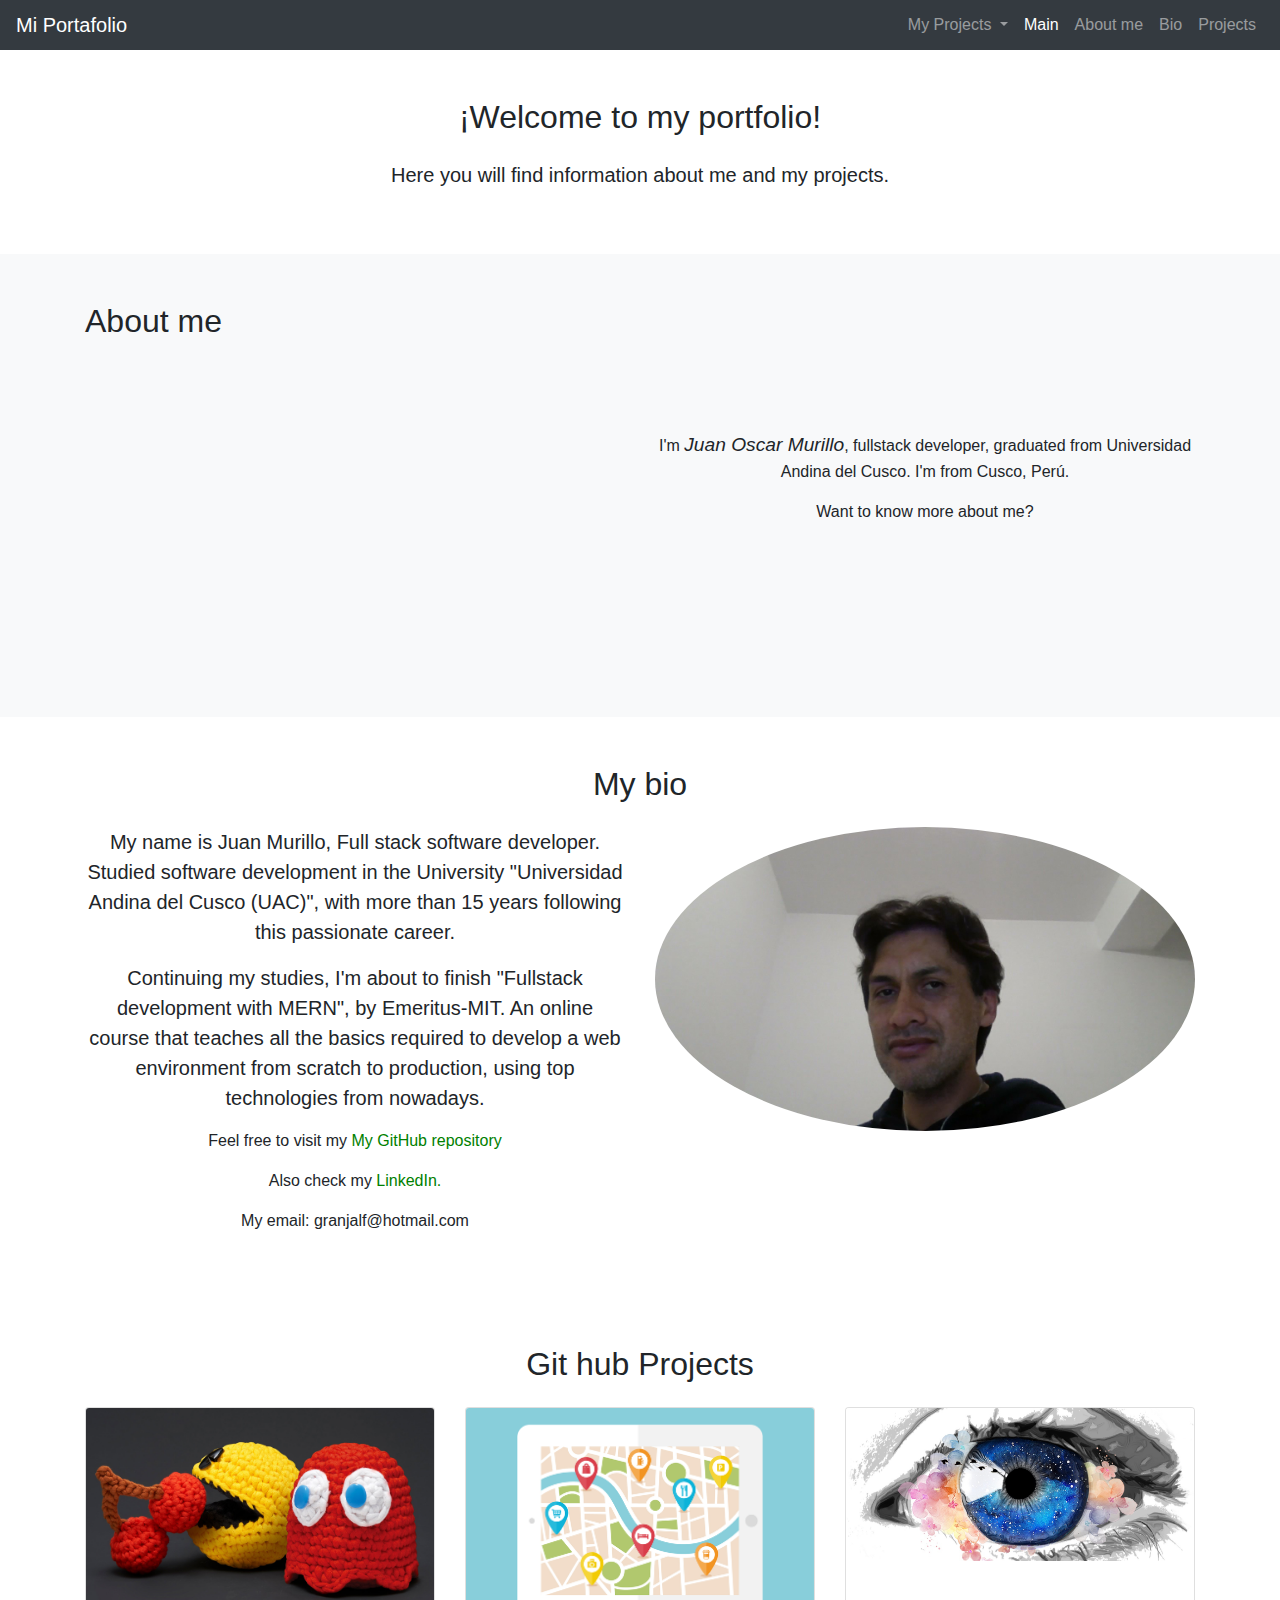
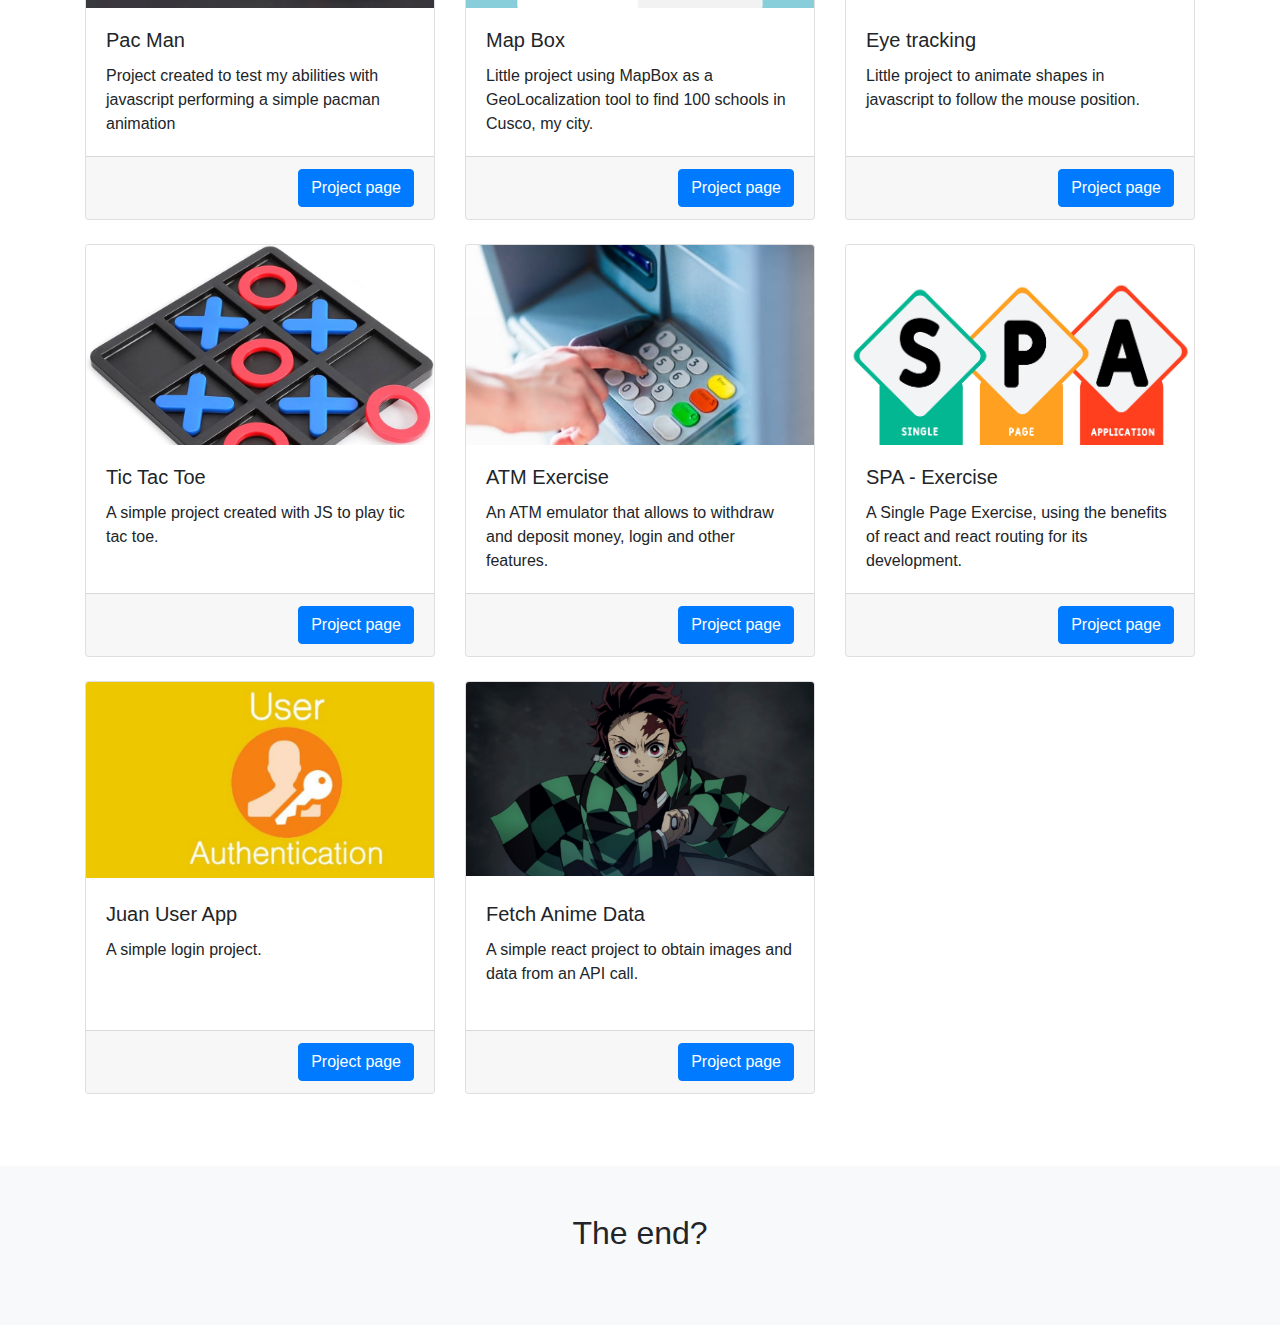
<file: index.html>
<!DOCTYPE html>
<html lang="es">
<head>
  <meta charset="UTF-8">
  <meta name="viewport" content="width=device-width, initial-scale=1.0">
  <title>Portafolio</title>
  <!-- Bootstrap CSS -->
  <link href="https://stackpath.bootstrapcdn.com/bootstrap/4.5.2/css/bootstrap.min.css" rel="stylesheet">
  <!-- Tu archivo de CSS personalizado -->
  <link href="styles.css" rel="stylesheet">
</head>
<body>

<!-- Navbar -->
<nav class="navbar navbar-expand-lg navbar-dark bg-dark">
  <a class="navbar-brand" href="#">Mi Portafolio</a>
  <button class="navbar-toggler" type="button" data-toggle="collapse" data-target="#navbarNav" aria-controls="navbarNav" aria-expanded="false" aria-label="Toggle navigation">
    <span class="navbar-toggler-icon"></span>
  </button>
  <div class="collapse navbar-collapse" id="navbarNav">
    <ul class="navbar-nav ml-auto">
      <li class="nav-item dropdown">
        <a class="nav-link dropdown-toggle" href="#" id="navbarDropdownMenuLink" role="button" data-toggle="dropdown" aria-haspopup="true" aria-expanded="false">
          My Projects
        </a>
        <div class="dropdown-menu" aria-labelledby="navbarDropdownMenuLink">
          <!-- Dropdown links for projects -->
          <a class="dropdown-item" href="pacman.html">Pac man</a>
          <a class="dropdown-item" href="mapbox.html">Map box</a>
          <a class="dropdown-item" href="eyes.html">Eye tracking</a>
          <a class="dropdown-item" href="tictactoe.html">Tic tac toe</a>
          <a class="dropdown-item" href="atm.html">ATM Exeercise</a>
          <a class="dropdown-item" href="spa-example.html">SPA Exercise</a>
          <a class="dropdown-item" href="juan-user-app.html">Juan User App</a>
          <a class="dropdown-item" href="fetch-anime-data.html">Fetch anime data</a>
          <!-- Add more dropdown items for other projects -->
        </div>
      </li>
      <li class="nav-item active">
        <a class="nav-link" href="#inicio">Main</a>
      </li>
      <li class="nav-item">
        <a class="nav-link" href="#sobre-mi">About me</a>
      </li>
      <li class="nav-item">
        <a class="nav-link" href="#bio">Bio</a>
      </li>
      <li class="nav-item">
        <a class="nav-link" href="#proyectos">Projects</a>
      </li>
    </ul>
  </div>
</nav>

<!-- Inicio -->
<section id="inicio" class="py-5 text-center">
  <div class="container">
    <h2 class="mb-4">¡Welcome to my portfolio!</h2>
    <p class="lead">Here you will find information about me and my projects.</p>
  </div>
</section>

<!-- Sobre Mí -->
<section id="sobre-mi" class="py-5 bg-light">
    <div class="container">
      <div class="row">
        <!-- Columna izquierda: Video embebido de YouTube -->
        <div class="col-md-6">
          <h2 class="mb-4">About me</h2>
          <!-- Inserta aquí el código de tu video embebido de YouTube -->
          <div class="embed-responsive embed-responsive-16by9">
            <iframe class="embed-responsive-item" src="https://www.youtube.com/embed/mHVFKOiVXjw" frameborder="0" allowfullscreen></iframe>
          </div>
        </div>
        <!-- Columna derecha: Información personal -->
        <div class="col-md-6 align-self-center">
            <p class="text-center">I'm <span style="font-size: 1.2em;"><em>Juan Oscar Murillo</em></span>, fullstack developer, graduated from Universidad Andina del Cusco. I'm from Cusco, Perú.</p>
          <p class="text-center">Want to know more about me?</p>
          <!-- Enlaces a tus redes sociales -->
        </div>
      </div>
    </div>
  </section>

<!-- Bio -->
<section id="bio" class="py-5 text-center">
    <div class="container">
      <h2 class="mb-4">My bio</h2>
      <div class="row">
        <!-- Right column for the bio text -->
        <div class="col-md-6">
          <p class="lead">My name is Juan Murillo, Full stack software developer. Studied software development in the University "Universidad Andina del Cusco (UAC)", with more than 15 years following this passionate career.</p>
          <p class="lead">Continuing my studies, I'm about to finish "Fullstack development with MERN", by Emeritus-MIT. An online course that teaches all the basics required to develop a web environment from scratch to production, using top technologies from nowadays.</p>
          <p>Feel free to visit my <a href="https://www.github.com/granjalf">My GitHub repository</a></p>
          <p>Also check my <a href="https://www.linkedin.com/in/juan-oscar-murillo-nu%C3%B1ez-del-prado/">LinkedIn.</a></p>
          <p>My email: granjalf@hotmail.com</p>
        </div>
        <!-- Left column for the picture -->
        <div class="col-md-6 mb-4">
            <div class="circle-container">
                <img src="./images/photo.jpg" class="img-fluid" alt="My Picture">
            </div>
          </div>
      </div>
    </div>
  </section>

<!-- Proyectos -->
<section id="proyectos" class="py-5">
  <div class="container">
    <h2 class="text-center mb-4">Git hub Projects</h2>
    <div class="row">
    <!--Pacman-->
      <div class="col-md-4 mb-4">
        <div class="card">
          <div class="img-container">
            <img src="./images/Pac-Man-Cover.png" class="card-img-top img-fluid" alt="Pacman">
          </div>
          <!-- Contenido de la tarjeta -->
          <div class="card-body">
            <h5 class="card-title">Pac Man</h5>
            <p class="card-text">Project created to test my abilities with javascript performing a simple pacman animation</p>
          </div>
          <!-- Pie de la tarjeta -->
          <div class="card-footer text-right">
            <a href="pacman.html" class="btn btn-primary">Project page</a>
          </div>
        </div>
      </div>
    <!--MapBox-->
      <div class="col-md-4 mb-4">
        <div class="card">
          <div class="img-container">
            <img src="./images/geolocation-feature.png" class="card-img-top img-fluid" alt="MapBox">
          </div>
          <!-- Contenido de la tarjeta -->
          <div class="card-body">
            <h5 class="card-title">Map Box</h5>
            <p class="card-text">Little project using MapBox as a GeoLocalization tool to find 100 schools in Cusco, my city.</p>
          </div>
          <!-- Pie de la tarjeta -->
          <div class="card-footer text-right">
            <a href="mapbox.html" class="btn btn-primary">Project page</a>
          </div>
        </div>
      </div>

      <div class="col-md-4 mb-4">
        <div class="card">
          <div class="img-container">
            <img src="./images/eye.jpeg" class="card-img-top img-fluid" alt="EyeTracking">
          </div>
          <!-- Contenido de la tarjeta -->
          <div class="card-body">
            <h5 class="card-title">Eye tracking</h5>
            <p class="card-text">Little project to animate shapes in javascript to follow the mouse position.</p>
          </div>
          <!-- Pie de la tarjeta -->
          <div class="card-footer text-right">
            <a href="eyes.html" class="btn btn-primary">Project page</a>
          </div>
        </div>
      </div>
    </div>

    <!--fila 2-->
    <div class="row">
        <!--Pacman-->
          <div class="col-md-4 mb-4">
            <div class="card">
              <div class="img-container">
                <img src="./images/tic-tac-toe.png" class="card-img-top img-fluid" alt="Tictactoe">
              </div>
              <!-- Contenido de la tarjeta -->
              <div class="card-body">
                <h5 class="card-title">Tic Tac Toe</h5>
                <p class="card-text">A simple project created with JS to play tic tac toe.</p>
              </div>
              <!-- Pie de la tarjeta -->
              <div class="card-footer text-right">
                <a href="tictactoe.html" class="btn btn-primary">Project page</a>
              </div>
            </div>
          </div>
        <!--MapBox-->
          <div class="col-md-4 mb-4">
            <div class="card">
              <div class="img-container">
                <img src="./images/atm.png" class="card-img-top img-fluid" alt="atm">
              </div>
              <!-- Contenido de la tarjeta -->
              <div class="card-body">
                <h5 class="card-title">ATM Exercise</h5>
                <p class="card-text">An ATM emulator that allows to withdraw and deposit money, login and other features.</p>
              </div>
              <!-- Pie de la tarjeta -->
              <div class="card-footer text-right">
                <a href="atm.html" class="btn btn-primary">Project page</a>
              </div>
            </div>
          </div>
    
          <div class="col-md-4 mb-4">
            <div class="card">
              <div class="img-container">
                <img src="./images/spa-exercise.png" class="card-img-top img-fluid" alt="SinglePageApplicationExercise">
              </div>
              <!-- Contenido de la tarjeta -->
              <div class="card-body">
                <h5 class="card-title">SPA - Exercise</h5>
                <p class="card-text">A Single Page Exercise, using the benefits of react and react routing for its development.</p>
              </div>
              <!-- Pie de la tarjeta -->
              <div class="card-footer text-right">
                <a href="spa-example.html" class="btn btn-primary">Project page</a>
              </div>
            </div>
          </div>
        </div>
    
        <!--fila 3-->
    <div class="row">
        <!--Pacman-->
          <div class="col-md-4 mb-4">
            <div class="card">
              <div class="img-container">
                <img src="./images/juan-user-app.png" class="card-img-top img-fluid" alt="JuanUserApp">
              </div>
              <!-- Contenido de la tarjeta -->
              <div class="card-body">
                <h5 class="card-title">Juan User App</h5>
                <p class="card-text">A simple login project.</p>
              </div>
              <!-- Pie de la tarjeta -->
              <div class="card-footer text-right">
                <a href="juan-user-app.html" class="btn btn-primary">Project page</a>
              </div>
            </div>
          </div>
        <!--MapBox-->
          <div class="col-md-4 mb-4">
            <div class="card">
              <div class="img-container">
                <img src="./images/anime-fetch-data.png" class="card-img-top img-fluid" alt="FetchAnimeData">
              </div>
              <!-- Contenido de la tarjeta -->
              <div class="card-body">
                <h5 class="card-title">Fetch Anime Data</h5>
                <p class="card-text">A simple react project to obtain images and data from an API call.</p>
              </div>
              <!-- Pie de la tarjeta -->
              <div class="card-footer text-right">
                <a href="fetch-anime-data.html" class="btn btn-primary">Project page</a>
              </div>
            </div>
          </div>
    
        </div>
  </div>
</section>

<!-- Contacto -->
<section id="contacto" class="py-5 bg-light">
  <div class="container">
    <h2 class="text-center mb-4">The end?</h2>
    <div class="row">
      <div class="col-md-6 mx-auto">
        
      </div>
    </div>
  </div>
</section>

<!-- Bootstrap JS (jQuery is required) -->
<script src="https://code.jquery.com/jquery-3.5.1.slim.min.js"></script>
<script src="https://cdn.jsdelivr.net/npm/@popperjs/core@2.5.4/dist/umd/popper.min.js"></script>
<script src="https://stackpath.bootstrapcdn.com/bootstrap/4.5.2/js/bootstrap.min.js"></script>
<script>
    // Espera a que se cargue el documento
    $(document).ready(function() {
      // Obtiene la altura máxima entre todos los card bodies
      var maxHeight = 0;
      $('.card-body').each(function() {
        var height = $(this).height();
        if (height > maxHeight) {
          maxHeight = height;
        }
      });
      // Aplica la altura máxima a todos los card bodies
      $('.card-body').height(maxHeight);
    });
  </script>
</body>
</html>
</file>
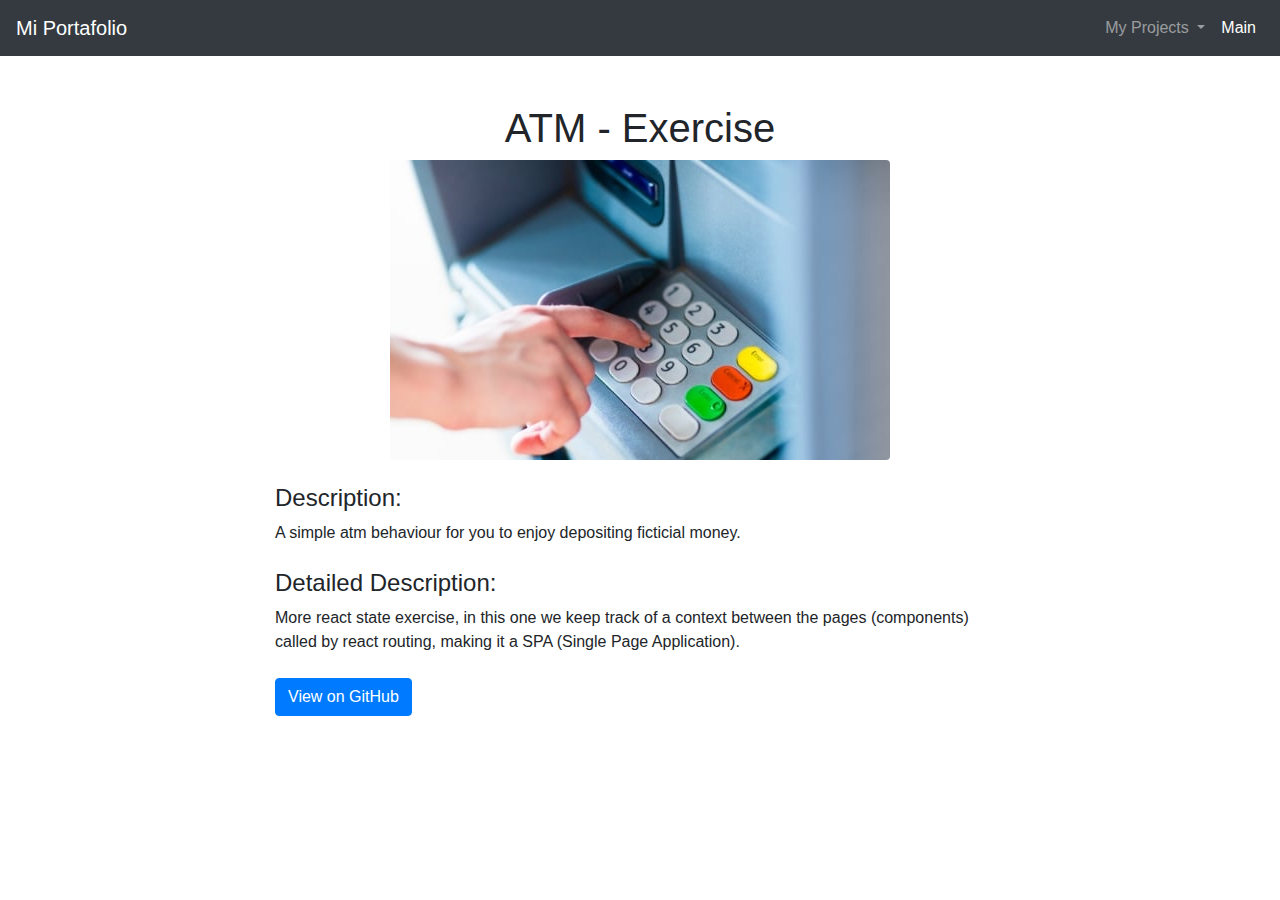
<file: atm.html>
<!DOCTYPE html>
<html lang="en">
<head>
  <meta charset="UTF-8">
  <meta name="viewport" content="width=device-width, initial-scale=1.0">
  <title>Project Name</title>
  <!-- Bootstrap CSS -->
  <link href="https://stackpath.bootstrapcdn.com/bootstrap/4.5.2/css/bootstrap.min.css" rel="stylesheet">
</head>
<body>
  <nav class="navbar navbar-expand-lg navbar-dark bg-dark">
    <a class="navbar-brand" href="#">Mi Portafolio</a>
    <button class="navbar-toggler" type="button" data-toggle="collapse" data-target="#navbarNav" aria-controls="navbarNav" aria-expanded="false" aria-label="Toggle navigation">
      <span class="navbar-toggler-icon"></span>
    </button>
    <div class="collapse navbar-collapse" id="navbarNav">
      <ul class="navbar-nav ml-auto">
        <li class="nav-item dropdown">
          <a class="nav-link dropdown-toggle" href="#" id="navbarDropdownMenuLink" role="button" data-toggle="dropdown" aria-haspopup="true" aria-expanded="false">
            My Projects
          </a>
          <li class="nav-item active">
            <a class="nav-link" href="index.html">Main</a>
          </li>
          <div class="dropdown-menu" aria-labelledby="navbarDropdownMenuLink">
            <!-- Dropdown links for projects -->
            <a class="dropdown-item" href="pacman.html">Pac man</a>
            <a class="dropdown-item" href="mapbox.html">Map box</a>
            <a class="dropdown-item" href="eyes.html">Eye tracking</a>
            <a class="dropdown-item" href="tictactoe.html">Tic tac toe</a>
            <a class="dropdown-item" href="atm.html">ATM Exeercise</a>
            <a class="dropdown-item" href="spa-example.html">SPA Exercise</a>
            <a class="dropdown-item" href="juan-user-app.html">Juan User App</a>
            <a class="dropdown-item" href="fetch-anime-data.html">Fetch anime data</a>
            <!-- Add more dropdown items for other projects -->
          </div>
        </li>
      </ul>
    </div>
  </nav>
  <div class="container mt-5">
    <div class="row">
      <div class="col-md-8 offset-md-2">
        <h1 class="text-center">ATM - Exercise</h1>
        <img src="./images/atm.png" class="img-fluid rounded mx-auto d-block mb-4" alt="Project Image">
        <div class="mb-4">
          <h4>Description:</h4>
          <p>A simple atm behaviour for you to enjoy depositing ficticial money.</p>
        </div>
        <div class="mb-4">
          <h4>Detailed Description:</h4>
          <p>More react state exercise, in this one we keep track of a context between the pages (components) called by react routing, making it a SPA (Single Page Application).</p>
        </div>
        <a href="https://github.com/granjalf/simple-atm-exercise" class="btn btn-primary">View on GitHub</a>
      </div>
    </div>
  </div>

  <!-- Bootstrap JS and dependencies (jQuery) -->
  <script src="https://code.jquery.com/jquery-3.5.1.slim.min.js"></script>
  <script src="https://cdn.jsdelivr.net/npm/@popperjs/core@2.5.4/dist/umd/popper.min.js"></script>
  <script src="https://stackpath.bootstrapcdn.com/bootstrap/4.5.2/js/bootstrap.min.js"></script>
</body>
</html>
</file>
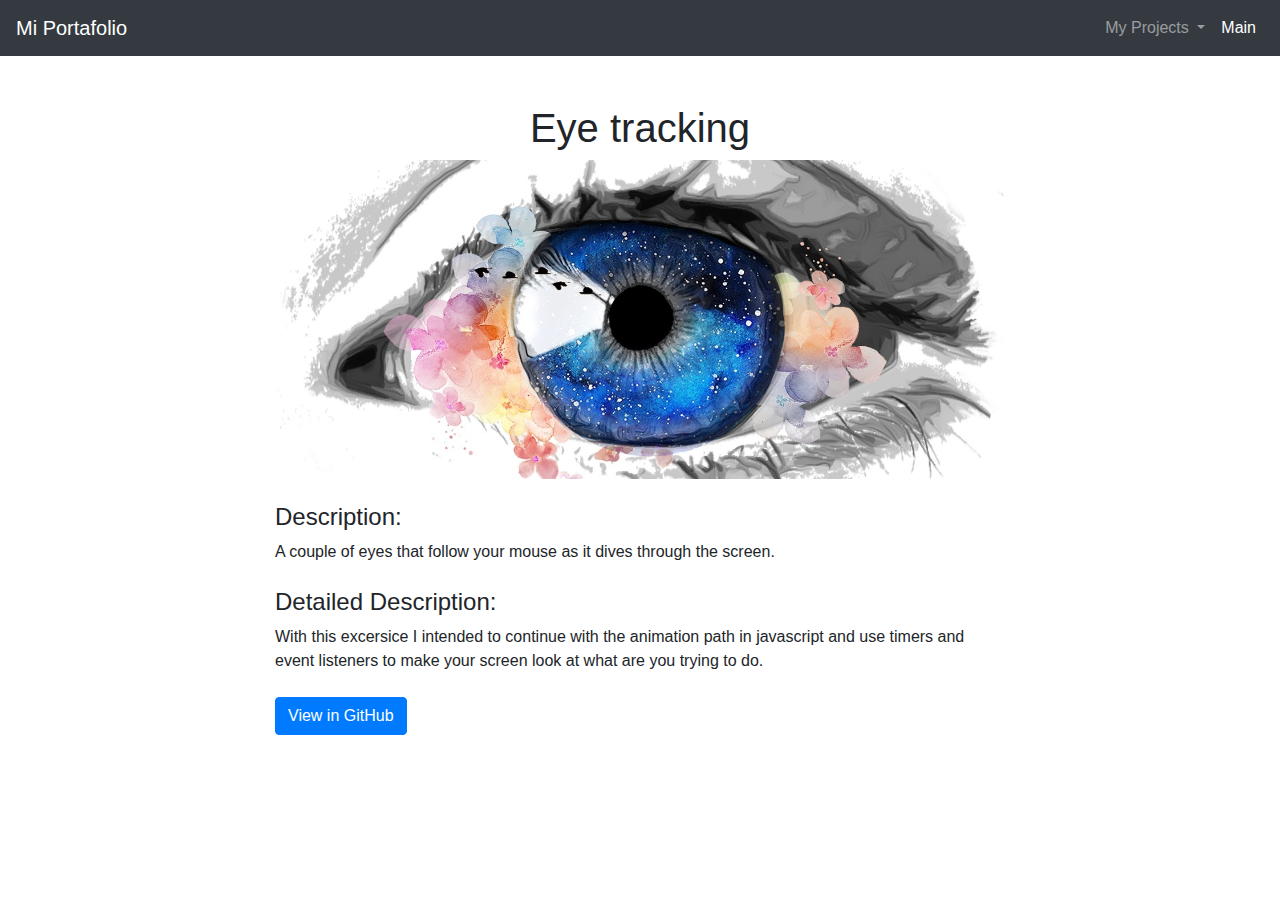
<file: eyes.html>
<!DOCTYPE html>
<html lang="en">
<head>
  <meta charset="UTF-8">
  <meta name="viewport" content="width=device-width, initial-scale=1.0">
  <title>Project Name</title>
  <!-- Bootstrap CSS -->
  <link href="https://stackpath.bootstrapcdn.com/bootstrap/4.5.2/css/bootstrap.min.css" rel="stylesheet">
</head>
<body>
  <nav class="navbar navbar-expand-lg navbar-dark bg-dark">
    <a class="navbar-brand" href="#">Mi Portafolio</a>
    <button class="navbar-toggler" type="button" data-toggle="collapse" data-target="#navbarNav" aria-controls="navbarNav" aria-expanded="false" aria-label="Toggle navigation">
      <span class="navbar-toggler-icon"></span>
    </button>
    <div class="collapse navbar-collapse" id="navbarNav">
      <ul class="navbar-nav ml-auto">
        <li class="nav-item dropdown">
          <a class="nav-link dropdown-toggle" href="#" id="navbarDropdownMenuLink" role="button" data-toggle="dropdown" aria-haspopup="true" aria-expanded="false">
            My Projects
          </a>
          <li class="nav-item active">
            <a class="nav-link" href="index.html">Main</a>
          </li>
          <div class="dropdown-menu" aria-labelledby="navbarDropdownMenuLink">
            <!-- Dropdown links for projects -->
            <a class="dropdown-item" href="pacman.html">Pac man</a>
            <a class="dropdown-item" href="mapbox.html">Map box</a>
            <a class="dropdown-item" href="eyes.html">Eye tracking</a>
            <a class="dropdown-item" href="tictactoe.html">Tic tac toe</a>
            <a class="dropdown-item" href="atm.html">ATM Exeercise</a>
            <a class="dropdown-item" href="spa-example.html">SPA Exercise</a>
            <a class="dropdown-item" href="juan-user-app.html">Juan User App</a>
            <a class="dropdown-item" href="fetch-anime-data.html">Fetch anime data</a>
            <!-- Add more dropdown items for other projects -->
          </div>
        </li>
      </ul>
    </div>
  </nav>
  <div class="container mt-5">
    <div class="row">
      <div class="col-md-8 offset-md-2">
        <h1 class="text-center">Eye tracking</h1>
        <img src="./images/eye.jpeg" class="img-fluid rounded mx-auto d-block mb-4" alt="Project Image">
        <div class="mb-4">
          <h4>Description:</h4>
          <p>A couple of eyes that follow your mouse as it dives through the screen.</p>
        </div>
        <div class="mb-4">
          <h4>Detailed Description:</h4>
          <p>With this excersice I intended to continue with the animation path in javascript and use timers and event listeners to make your screen look at what are you trying to do.</p>
        </div>
        <a href="https://github.com/granjalf/eyes" class="btn btn-primary">View in GitHub</a>
      </div>
    </div>
  </div>

  <!-- Bootstrap JS and dependencies (jQuery) -->
  <script src="https://code.jquery.com/jquery-3.5.1.slim.min.js"></script>
  <script src="https://cdn.jsdelivr.net/npm/@popperjs/core@2.5.4/dist/umd/popper.min.js"></script>
  <script src="https://stackpath.bootstrapcdn.com/bootstrap/4.5.2/js/bootstrap.min.js"></script>
</body>
</html>
</file>
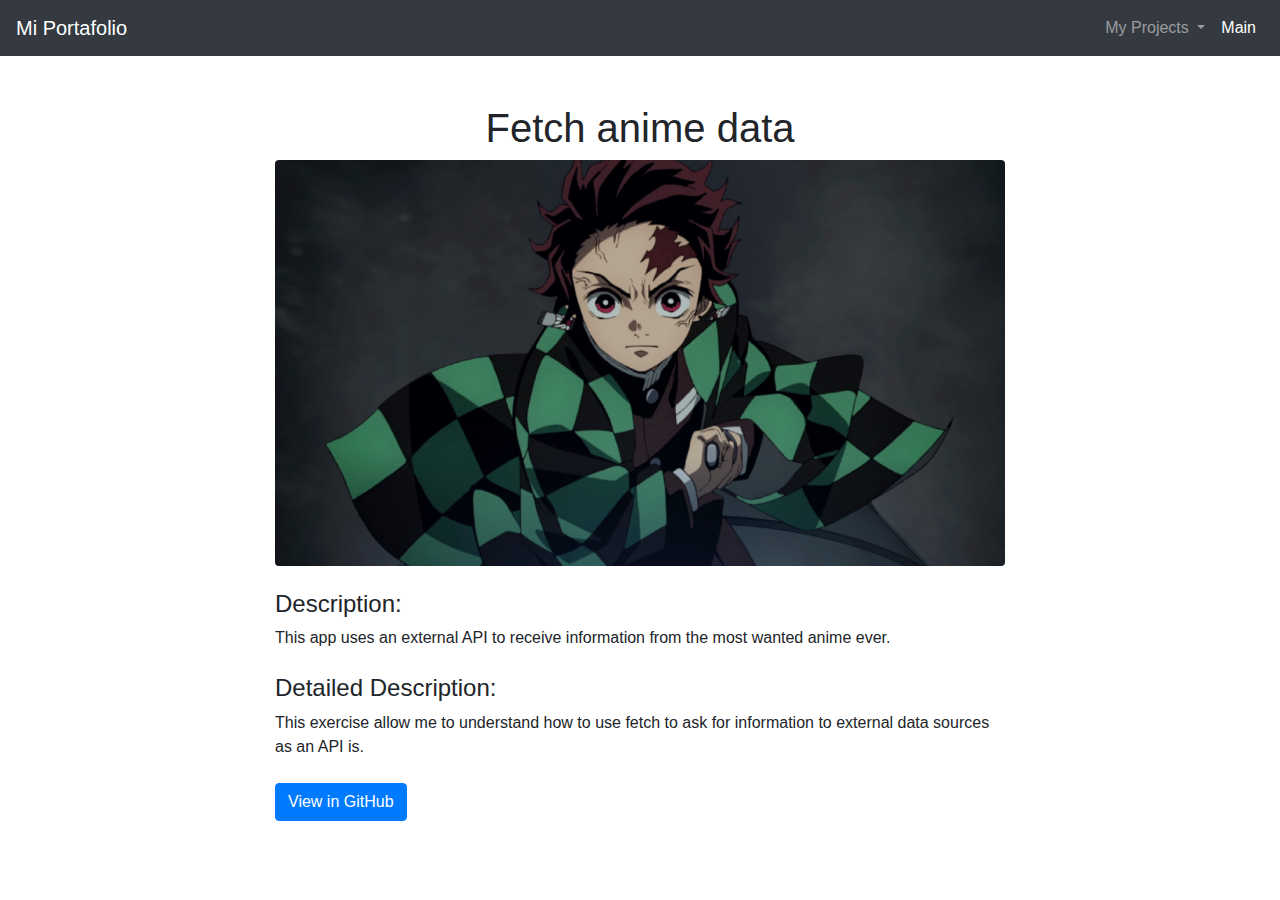
<file: fetch-anime-data.html>
<!DOCTYPE html>
<html lang="en">
<head>
  <meta charset="UTF-8">
  <meta name="viewport" content="width=device-width, initial-scale=1.0">
  <title>Project Name</title>
  <!-- Bootstrap CSS -->
  <link href="https://stackpath.bootstrapcdn.com/bootstrap/4.5.2/css/bootstrap.min.css" rel="stylesheet">
</head>
<body>
  <nav class="navbar navbar-expand-lg navbar-dark bg-dark">
    <a class="navbar-brand" href="#">Mi Portafolio</a>
    <button class="navbar-toggler" type="button" data-toggle="collapse" data-target="#navbarNav" aria-controls="navbarNav" aria-expanded="false" aria-label="Toggle navigation">
      <span class="navbar-toggler-icon"></span>
    </button>
    <div class="collapse navbar-collapse" id="navbarNav">
      <ul class="navbar-nav ml-auto">
        <li class="nav-item dropdown">
          <a class="nav-link dropdown-toggle" href="#" id="navbarDropdownMenuLink" role="button" data-toggle="dropdown" aria-haspopup="true" aria-expanded="false">
            My Projects
          </a>
          <li class="nav-item active">
            <a class="nav-link" href="index.html">Main</a>
          </li>
          <div class="dropdown-menu" aria-labelledby="navbarDropdownMenuLink">
            <!-- Dropdown links for projects -->
            <a class="dropdown-item" href="pacman.html">Pac man</a>
            <a class="dropdown-item" href="mapbox.html">Map box</a>
            <a class="dropdown-item" href="eyes.html">Eye tracking</a>
            <a class="dropdown-item" href="tictactoe.html">Tic tac toe</a>
            <a class="dropdown-item" href="atm.html">ATM Exeercise</a>
            <a class="dropdown-item" href="spa-example.html">SPA Exercise</a>
            <a class="dropdown-item" href="juan-user-app.html">Juan User App</a>
            <a class="dropdown-item" href="fetch-anime-data.html">Fetch anime data</a>
            <!-- Add more dropdown items for other projects -->
          </div>
        </li>
      </ul>
    </div>
  </nav>
  <div class="container mt-5">
    <div class="row">
      <div class="col-md-8 offset-md-2">
        <h1 class="text-center">Fetch anime data</h1>
        <img src="./images/anime-fetch-data.png" class="img-fluid rounded mx-auto d-block mb-4" alt="Project Image">
        <div class="mb-4">
          <h4>Description:</h4>
          <p>This app uses an external API to receive information from the most wanted anime ever.</p>
        </div>
        <div class="mb-4">
          <h4>Detailed Description:</h4>
          <p>This exercise allow me to understand how to use fetch to ask for information to external data sources as an API is.</p>
        </div>
        <a href="https://github.com/granjalf/fetch_anime_data" class="btn btn-primary">View in GitHub</a>
      </div>
    </div>
  </div>

  <!-- Bootstrap JS and dependencies (jQuery) -->
  <script src="https://code.jquery.com/jquery-3.5.1.slim.min.js"></script>
  <script src="https://cdn.jsdelivr.net/npm/@popperjs/core@2.5.4/dist/umd/popper.min.js"></script>
  <script src="https://stackpath.bootstrapcdn.com/bootstrap/4.5.2/js/bootstrap.min.js"></script>
</body>
</html>
</file>
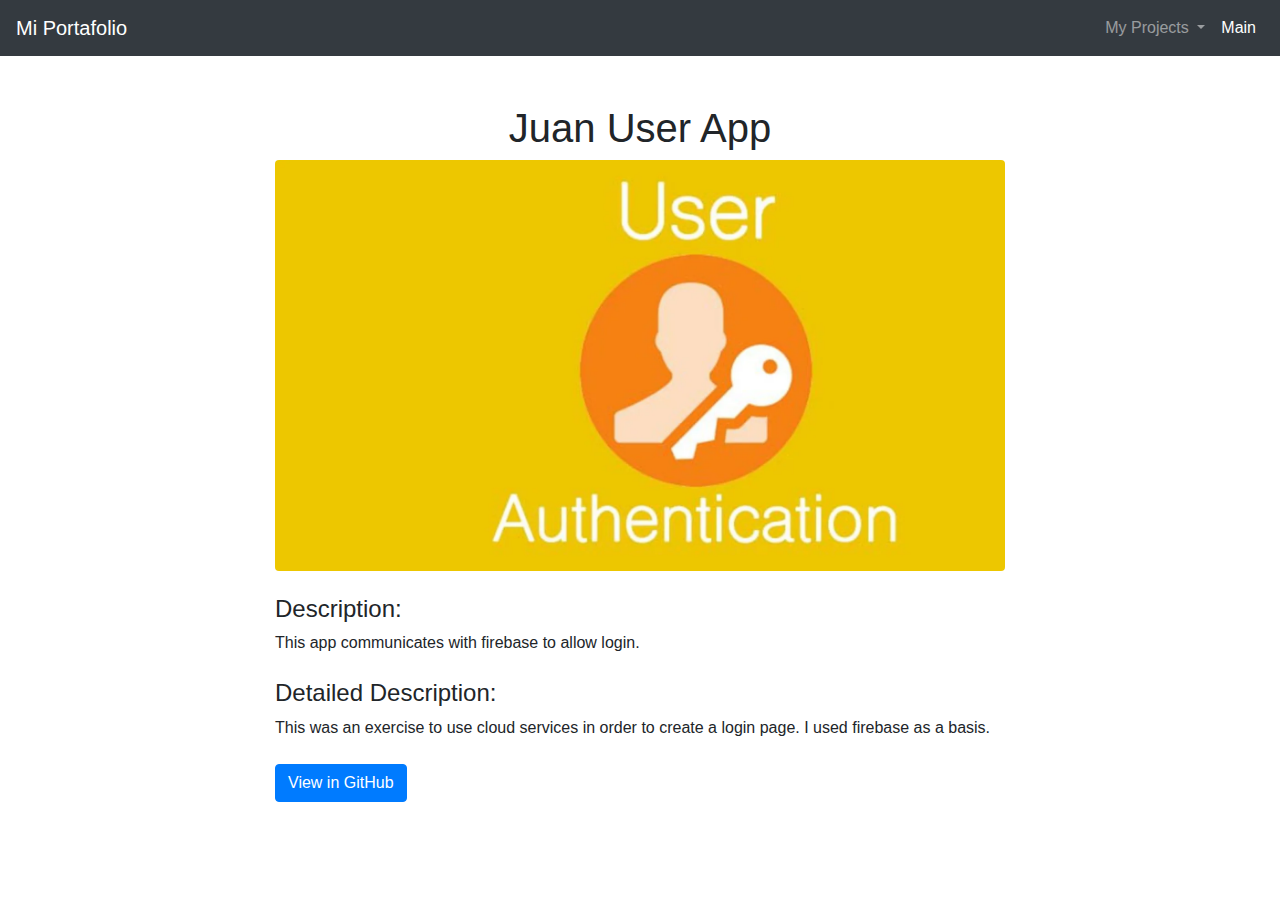
<file: juan-user-app.html>
<!DOCTYPE html>
<html lang="en">
<head>
  <meta charset="UTF-8">
  <meta name="viewport" content="width=device-width, initial-scale=1.0">
  <title>Project Name</title>
  <!-- Bootstrap CSS -->
  <link href="https://stackpath.bootstrapcdn.com/bootstrap/4.5.2/css/bootstrap.min.css" rel="stylesheet">
</head>
<body>
  <nav class="navbar navbar-expand-lg navbar-dark bg-dark">
    <a class="navbar-brand" href="#">Mi Portafolio</a>
    <button class="navbar-toggler" type="button" data-toggle="collapse" data-target="#navbarNav" aria-controls="navbarNav" aria-expanded="false" aria-label="Toggle navigation">
      <span class="navbar-toggler-icon"></span>
    </button>
    <div class="collapse navbar-collapse" id="navbarNav">
      <ul class="navbar-nav ml-auto">
        <li class="nav-item dropdown">
          <a class="nav-link dropdown-toggle" href="#" id="navbarDropdownMenuLink" role="button" data-toggle="dropdown" aria-haspopup="true" aria-expanded="false">
            My Projects
          </a>
          <li class="nav-item active">
            <a class="nav-link" href="index.html">Main</a>
          </li>
          <div class="dropdown-menu" aria-labelledby="navbarDropdownMenuLink">
            <!-- Dropdown links for projects -->
            <a class="dropdown-item" href="pacman.html">Pac man</a>
            <a class="dropdown-item" href="mapbox.html">Map box</a>
            <a class="dropdown-item" href="eyes.html">Eye tracking</a>
            <a class="dropdown-item" href="tictactoe.html">Tic tac toe</a>
            <a class="dropdown-item" href="atm.html">ATM Exeercise</a>
            <a class="dropdown-item" href="spa-example.html">SPA Exercise</a>
            <a class="dropdown-item" href="juan-user-app.html">Juan User App</a>
            <a class="dropdown-item" href="fetch-anime-data.html">Fetch anime data</a>
            <!-- Add more dropdown items for other projects -->
          </div>
        </li>
      </ul>
    </div>
  </nav>
  <div class="container mt-5">
    <div class="row">
      <div class="col-md-8 offset-md-2">
        <h1 class="text-center">Juan User App</h1>
        <img src="./images/juan-user-app.png" class="img-fluid rounded mx-auto d-block mb-4" alt="Project Image">
        <div class="mb-4">
          <h4>Description:</h4>
          <p>This app communicates with firebase to allow login.</p>
        </div>
        <div class="mb-4">
          <h4>Detailed Description:</h4>
          <p>This was an exercise to use cloud services in order to create a login page. I used firebase as a basis.</p>
        </div>
        <a href="https://github.com/granjalf/juan-user-app" class="btn btn-primary">View in GitHub</a>
      </div>
    </div>
  </div>

  <!-- Bootstrap JS and dependencies (jQuery) -->
  <script src="https://code.jquery.com/jquery-3.5.1.slim.min.js"></script>
  <script src="https://cdn.jsdelivr.net/npm/@popperjs/core@2.5.4/dist/umd/popper.min.js"></script>
  <script src="https://stackpath.bootstrapcdn.com/bootstrap/4.5.2/js/bootstrap.min.js"></script>
</body>
</html>
</file>
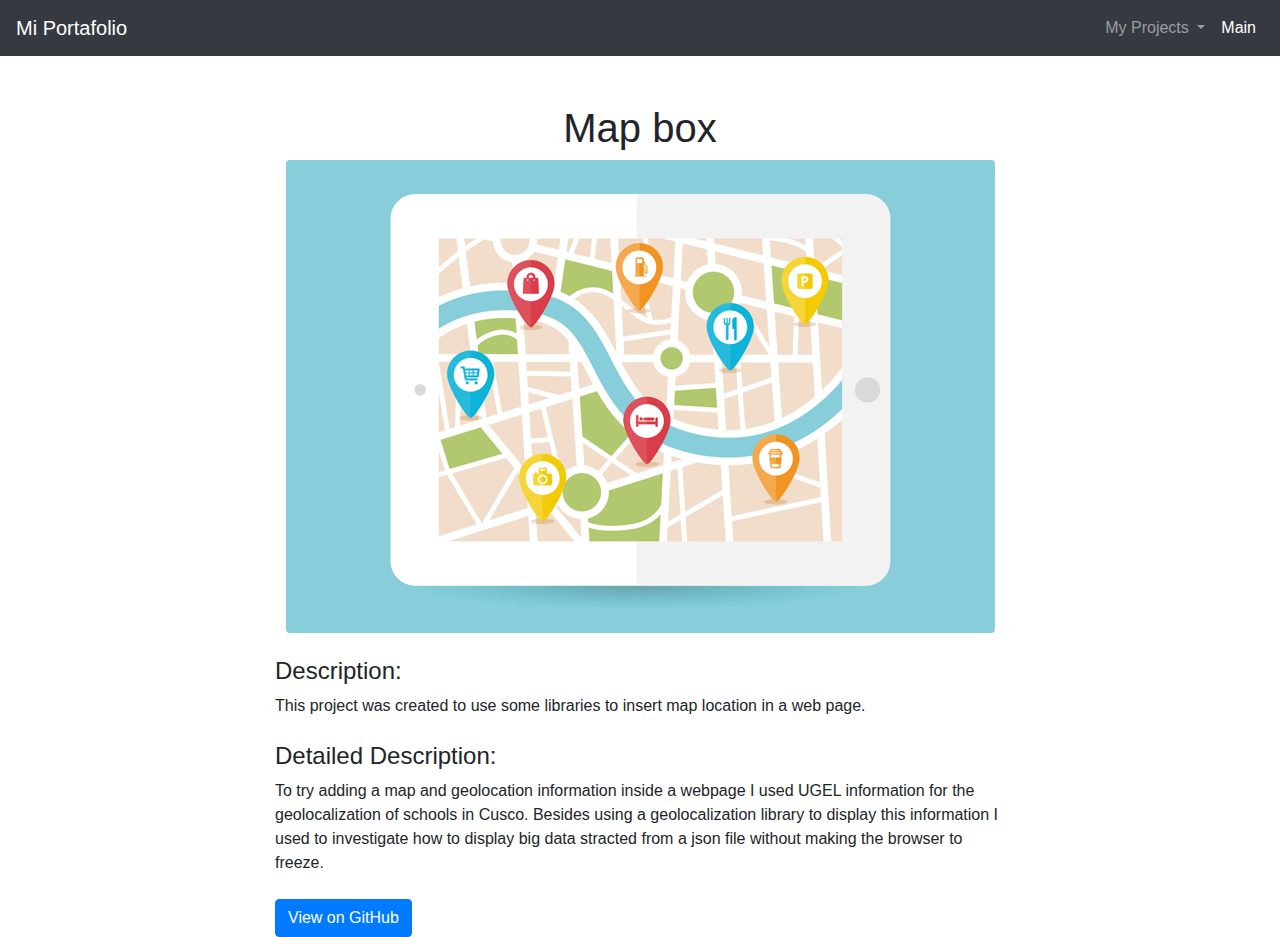
<file: mapbox.html>
<!DOCTYPE html>
<html lang="en">
<head>
  <meta charset="UTF-8">
  <meta name="viewport" content="width=device-width, initial-scale=1.0">
  <title>Project Name</title>
  <!-- Bootstrap CSS -->
  <link href="https://stackpath.bootstrapcdn.com/bootstrap/4.5.2/css/bootstrap.min.css" rel="stylesheet">
</head>
<body>
  <nav class="navbar navbar-expand-lg navbar-dark bg-dark">
    <a class="navbar-brand" href="#">Mi Portafolio</a>
    <button class="navbar-toggler" type="button" data-toggle="collapse" data-target="#navbarNav" aria-controls="navbarNav" aria-expanded="false" aria-label="Toggle navigation">
      <span class="navbar-toggler-icon"></span>
    </button>
    <div class="collapse navbar-collapse" id="navbarNav">
      <ul class="navbar-nav ml-auto">
        <li class="nav-item dropdown">
          <a class="nav-link dropdown-toggle" href="#" id="navbarDropdownMenuLink" role="button" data-toggle="dropdown" aria-haspopup="true" aria-expanded="false">
            My Projects
          </a>
          <li class="nav-item active">
            <a class="nav-link" href="index.html">Main</a>
          </li>
          <div class="dropdown-menu" aria-labelledby="navbarDropdownMenuLink">
            <!-- Dropdown links for projects -->
            <a class="dropdown-item" href="pacman.html">Pac man</a>
            <a class="dropdown-item" href="mapbox.html">Map box</a>
            <a class="dropdown-item" href="eyes.html">Eye tracking</a>
            <a class="dropdown-item" href="tictactoe.html">Tic tac toe</a>
            <a class="dropdown-item" href="atm.html">ATM Exeercise</a>
            <a class="dropdown-item" href="spa-example.html">SPA Exercise</a>
            <a class="dropdown-item" href="juan-user-app.html">Juan User App</a>
            <a class="dropdown-item" href="fetch-anime-data.html">Fetch anime data</a>
            <!-- Add more dropdown items for other projects -->
          </div>
        </li>
      </ul>
    </div>
  </nav>
  <div class="container mt-5">
    <div class="row">
      <div class="col-md-8 offset-md-2">
        <h1 class="text-center">Map box</h1>
        <img src="./images/geolocation-feature.png" class="img-fluid rounded mx-auto d-block mb-4" alt="Project Image">
        <div class="mb-4">
          <h4>Description:</h4>
          <p>This project was created to use some libraries to insert map location in a web page.</p>
        </div>
        <div class="mb-4">
          <h4>Detailed Description:</h4>
          <p>To try adding a map and geolocation information inside a webpage I used UGEL information for the geolocalization of schools in Cusco. Besides using a geolocalization library to display this information I used to investigate how to display big data stracted from a json file without making the browser to freeze.</p>
        </div>
        <a href="https://github.com/granjalf/mapschooltracker" class="btn btn-primary">View on GitHub</a>
      </div>
    </div>
  </div>

  <!-- Bootstrap JS and dependencies (jQuery) -->
  <script src="https://code.jquery.com/jquery-3.5.1.slim.min.js"></script>
  <script src="https://cdn.jsdelivr.net/npm/@popperjs/core@2.5.4/dist/umd/popper.min.js"></script>
  <script src="https://stackpath.bootstrapcdn.com/bootstrap/4.5.2/js/bootstrap.min.js"></script>
</body>
</html>
</file>
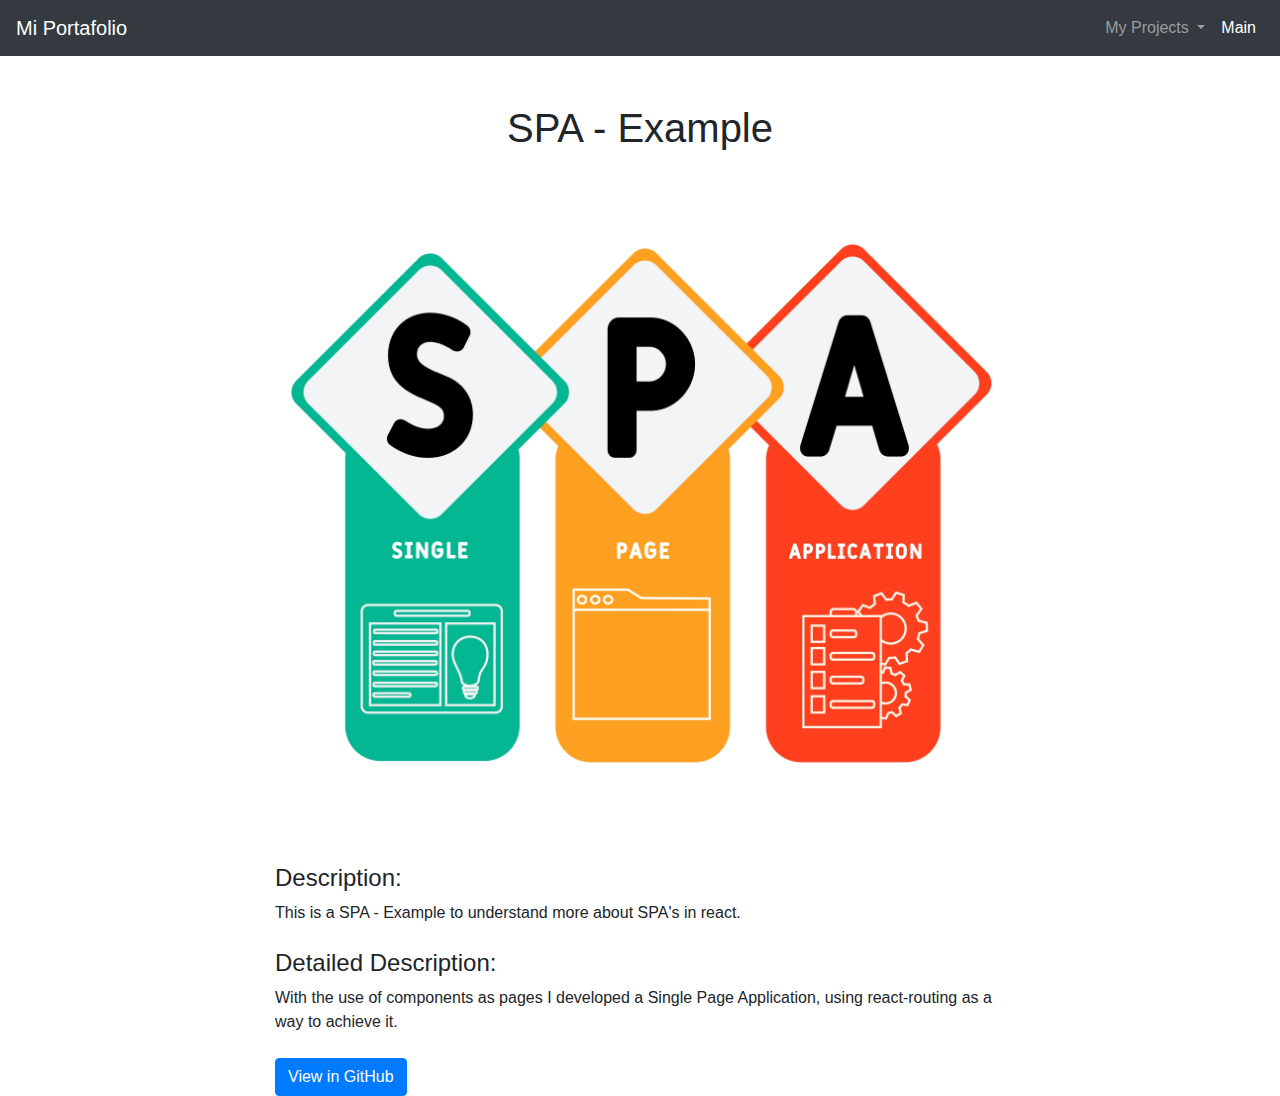
<file: spa-example.html>
<!DOCTYPE html>
<html lang="en">
<head>
  <meta charset="UTF-8">
  <meta name="viewport" content="width=device-width, initial-scale=1.0">
  <title>Project Name</title>
  <!-- Bootstrap CSS -->
  <link href="https://stackpath.bootstrapcdn.com/bootstrap/4.5.2/css/bootstrap.min.css" rel="stylesheet">
</head>
<body>
  <nav class="navbar navbar-expand-lg navbar-dark bg-dark">
    <a class="navbar-brand" href="#">Mi Portafolio</a>
    <button class="navbar-toggler" type="button" data-toggle="collapse" data-target="#navbarNav" aria-controls="navbarNav" aria-expanded="false" aria-label="Toggle navigation">
      <span class="navbar-toggler-icon"></span>
    </button>
    <div class="collapse navbar-collapse" id="navbarNav">
      <ul class="navbar-nav ml-auto">
        <li class="nav-item dropdown">
          <a class="nav-link dropdown-toggle" href="#" id="navbarDropdownMenuLink" role="button" data-toggle="dropdown" aria-haspopup="true" aria-expanded="false">
            My Projects
          </a>
          <li class="nav-item active">
            <a class="nav-link" href="index.html">Main</a>
          </li>
          <div class="dropdown-menu" aria-labelledby="navbarDropdownMenuLink">
            <!-- Dropdown links for projects -->
            <a class="dropdown-item" href="pacman.html">Pac man</a>
            <a class="dropdown-item" href="mapbox.html">Map box</a>
            <a class="dropdown-item" href="eyes.html">Eye tracking</a>
            <a class="dropdown-item" href="tictactoe.html">Tic tac toe</a>
            <a class="dropdown-item" href="atm.html">ATM Exeercise</a>
            <a class="dropdown-item" href="spa-example.html">SPA Exercise</a>
            <a class="dropdown-item" href="juan-user-app.html">Juan User App</a>
            <a class="dropdown-item" href="fetch-anime-data.html">Fetch anime data</a>
            <!-- Add more dropdown items for other projects -->
          </div>
        </li>
      </ul>
    </div>
  </nav>
  <div class="container mt-5">
    <div class="row">
      <div class="col-md-8 offset-md-2">
        <h1 class="text-center">SPA - Example</h1>
        <img src="./images/spa-exercise.png" class="img-fluid rounded mx-auto d-block mb-4" alt="Project Image">
        <div class="mb-4">
          <h4>Description:</h4>
          <p>This is a SPA - Example to understand more about SPA's in react.</p>
        </div>
        <div class="mb-4">
          <h4>Detailed Description:</h4>
          <p>With the use of components as pages I developed a Single Page Application, using react-routing as a way to achieve it.</p>
        </div>
        <a href="https://github.com/granjalf/spa-example" class="btn btn-primary">View in GitHub</a>
      </div>
    </div>
  </div>

  <!-- Bootstrap JS and dependencies (jQuery) -->
  <script src="https://code.jquery.com/jquery-3.5.1.slim.min.js"></script>
  <script src="https://cdn.jsdelivr.net/npm/@popperjs/core@2.5.4/dist/umd/popper.min.js"></script>
  <script src="https://stackpath.bootstrapcdn.com/bootstrap/4.5.2/js/bootstrap.min.js"></script>
</body>
</html>
</file>
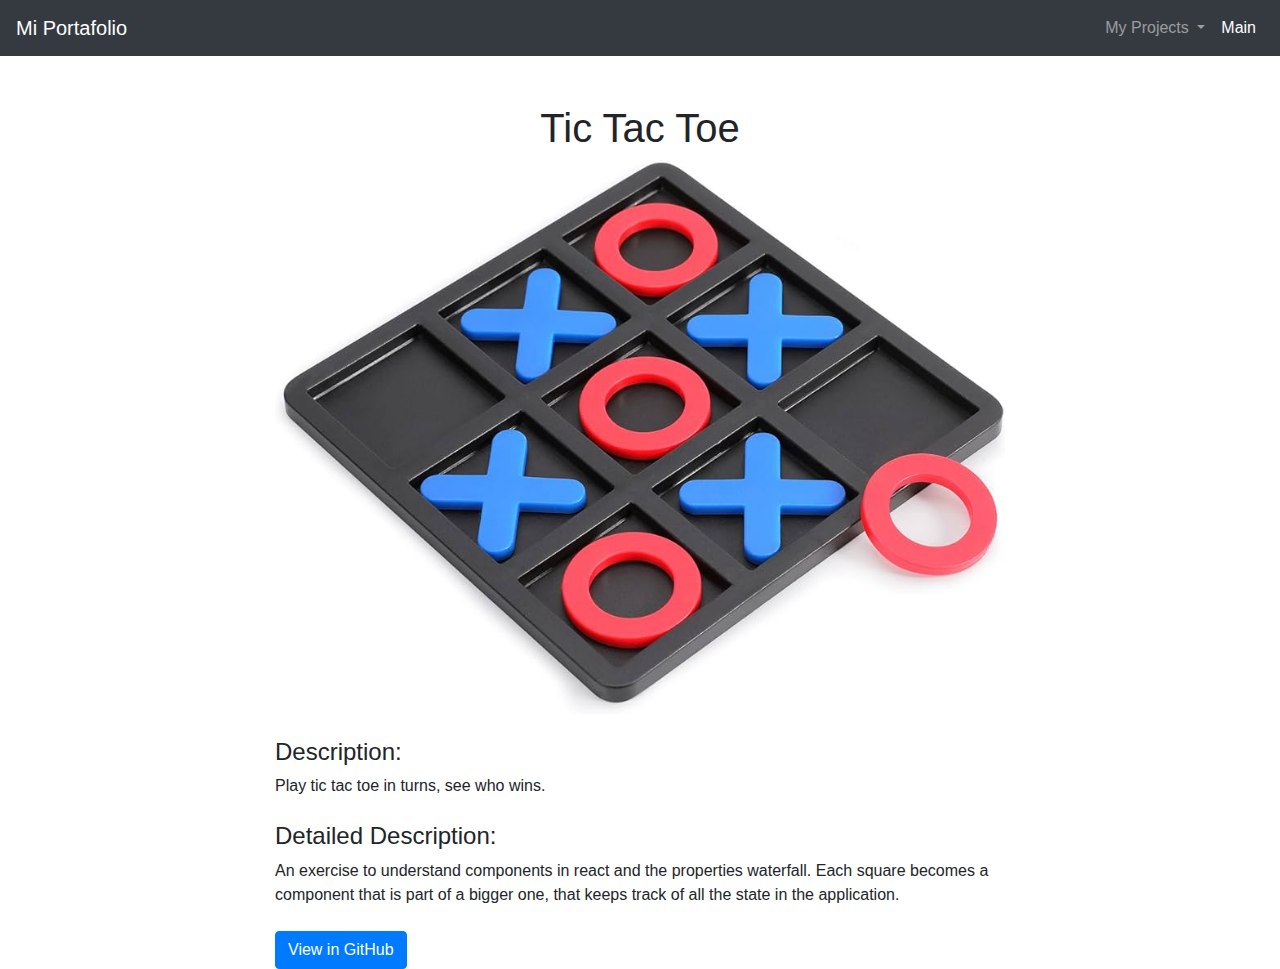
<file: tictactoe.html>
<!DOCTYPE html>
<html lang="en">
<head>
  <meta charset="UTF-8">
  <meta name="viewport" content="width=device-width, initial-scale=1.0">
  <title>Project Name</title>
  <!-- Bootstrap CSS -->
  <link href="https://stackpath.bootstrapcdn.com/bootstrap/4.5.2/css/bootstrap.min.css" rel="stylesheet">
</head>
<body>
  <nav class="navbar navbar-expand-lg navbar-dark bg-dark">
    <a class="navbar-brand" href="#">Mi Portafolio</a>
    <button class="navbar-toggler" type="button" data-toggle="collapse" data-target="#navbarNav" aria-controls="navbarNav" aria-expanded="false" aria-label="Toggle navigation">
      <span class="navbar-toggler-icon"></span>
    </button>
    <div class="collapse navbar-collapse" id="navbarNav">
      <ul class="navbar-nav ml-auto">
        <li class="nav-item dropdown">
          <a class="nav-link dropdown-toggle" href="#" id="navbarDropdownMenuLink" role="button" data-toggle="dropdown" aria-haspopup="true" aria-expanded="false">
            My Projects
          </a>
          <li class="nav-item active">
            <a class="nav-link" href="index.html">Main</a>
          </li>
          <div class="dropdown-menu" aria-labelledby="navbarDropdownMenuLink">
            <!-- Dropdown links for projects -->
            <a class="dropdown-item" href="pacman.html">Pac man</a>
            <a class="dropdown-item" href="mapbox.html">Map box</a>
            <a class="dropdown-item" href="eyes.html">Eye tracking</a>
            <a class="dropdown-item" href="tictactoe.html">Tic tac toe</a>
            <a class="dropdown-item" href="atm.html">ATM Exeercise</a>
            <a class="dropdown-item" href="spa-example.html">SPA Exercise</a>
            <a class="dropdown-item" href="juan-user-app.html">Juan User App</a>
            <a class="dropdown-item" href="fetch-anime-data.html">Fetch anime data</a>
            <!-- Add more dropdown items for other projects -->
          </div>
        </li>
      </ul>
    </div>
  </nav>
  <div class="container mt-5">
    <div class="row">
      <div class="col-md-8 offset-md-2">
        <h1 class="text-center">Tic Tac Toe</h1>
        <img src="./images/tic-tac-toe.png" class="img-fluid rounded mx-auto d-block mb-4" alt="Project Image">
        <div class="mb-4">
          <h4>Description:</h4>
          <p>Play tic tac toe in turns, see who wins.</p>
        </div>
        <div class="mb-4">
          <h4>Detailed Description:</h4>
          <p>An exercise to understand components in react and the properties waterfall. Each square becomes a component that is part of a bigger one, that keeps track of all the state in the application.</p>
        </div>
        <a href="https://github.com/granjalf/tic-tac-toe" class="btn btn-primary">View in GitHub</a>
      </div>
    </div>
  </div>

  <!-- Bootstrap JS and dependencies (jQuery) -->
  <script src="https://code.jquery.com/jquery-3.5.1.slim.min.js"></script>
  <script src="https://cdn.jsdelivr.net/npm/@popperjs/core@2.5.4/dist/umd/popper.min.js"></script>
  <script src="https://stackpath.bootstrapcdn.com/bootstrap/4.5.2/js/bootstrap.min.js"></script>
</body>
</html>
</file>
<file: styles.css>
/* Set a static height for the navbar */
.navbar {
  height: 50px;
}

/* Adjust padding for the brand and links to vertically center them */
.navbar-brand,
.navbar-nav .nav-link {
  padding-top: calc((50px - 1.5rem) / 2); /* Vertically center the content */
  padding-bottom: calc((50px - 1.5rem) / 2); /* Vertically center the content */
}

/* Adjust padding for the toggler button */
.navbar-toggler {
  padding: 0.5rem 1rem; /* Add some padding to the toggler button */
}

.img-container {
    height: 200px; 
    overflow: hidden; 
  }

  .circle-container {
    overflow: hidden;
    border-radius: 50%;
  }
  
  .circle-container img {
    width: 100%;
    height: auto;
  }

  a:not(.btn) {
    color: green; 
    text-decoration: none; 
    transition: font-size 0.2s; 
  }
  
  
  a:not(.btn):hover {
    font-size: 1.1em;
    color: green; 
    text-decoration: none; 
  }
</file>
